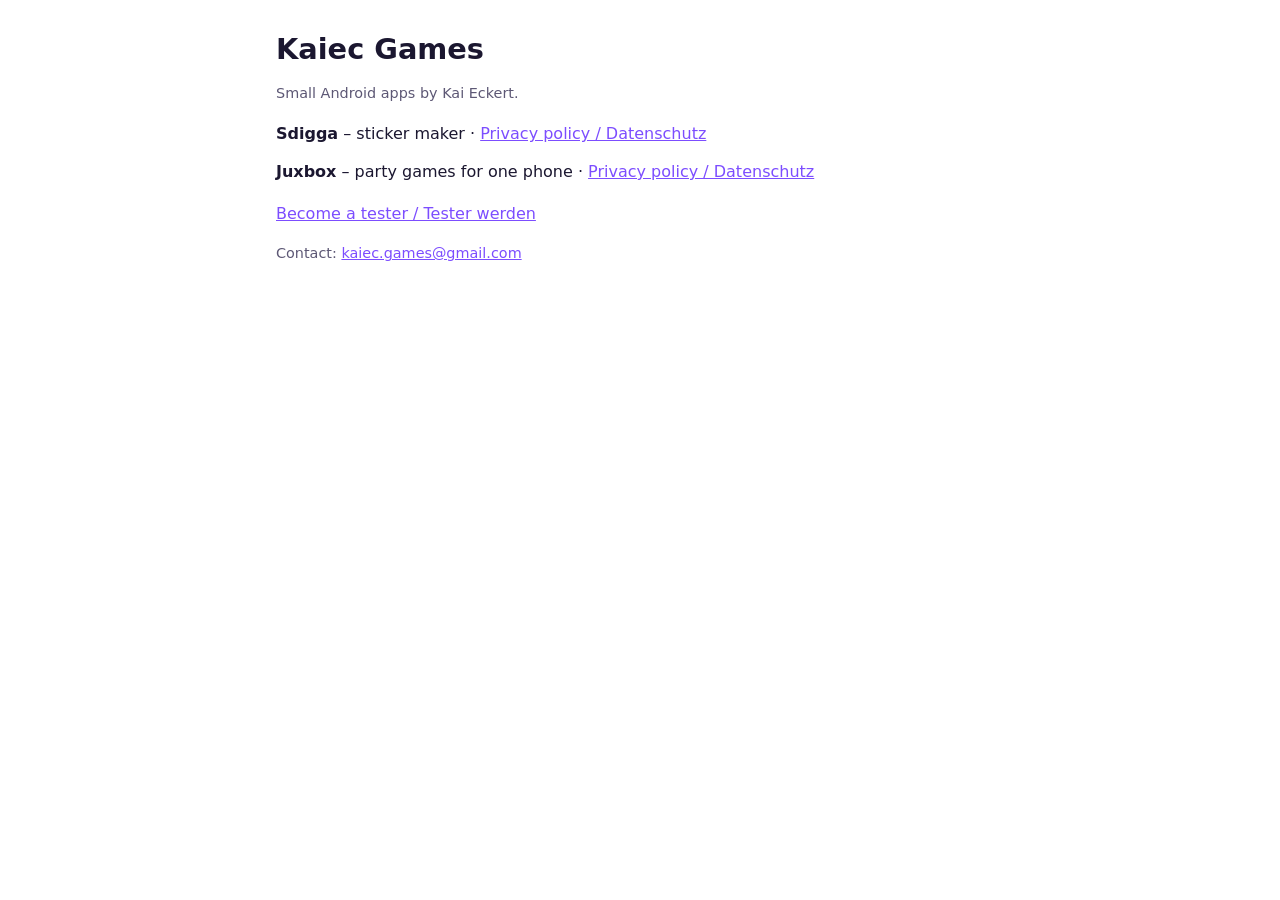
<file: index.html>
<!doctype html>
<html lang="en">
<head>
<meta charset="utf-8"><meta name="viewport" content="width=device-width, initial-scale=1">
<title>Kaiec Games</title>
<link rel="stylesheet" href="/style.css">
</head>
<body><main>
<h1>Kaiec Games</h1>
<p class="meta">Small Android apps by Kai Eckert.</p>
<ul class="apps">
  <li><strong>Sdigga</strong> – sticker maker · <a href="/sdigga/privacy/">Privacy policy / Datenschutz</a></li>
  <li><strong>Juxbox</strong> – party games for one phone · <a href="/juxbox/privacy/">Privacy policy / Datenschutz</a></li>
</ul>
<p><a href="/tests/">Become a tester / Tester werden</a></p>
<footer>Contact: <a href="mailto:kaiec.games@gmail.com">kaiec.games@gmail.com</a></footer>
</main></body>
</html>
</file>
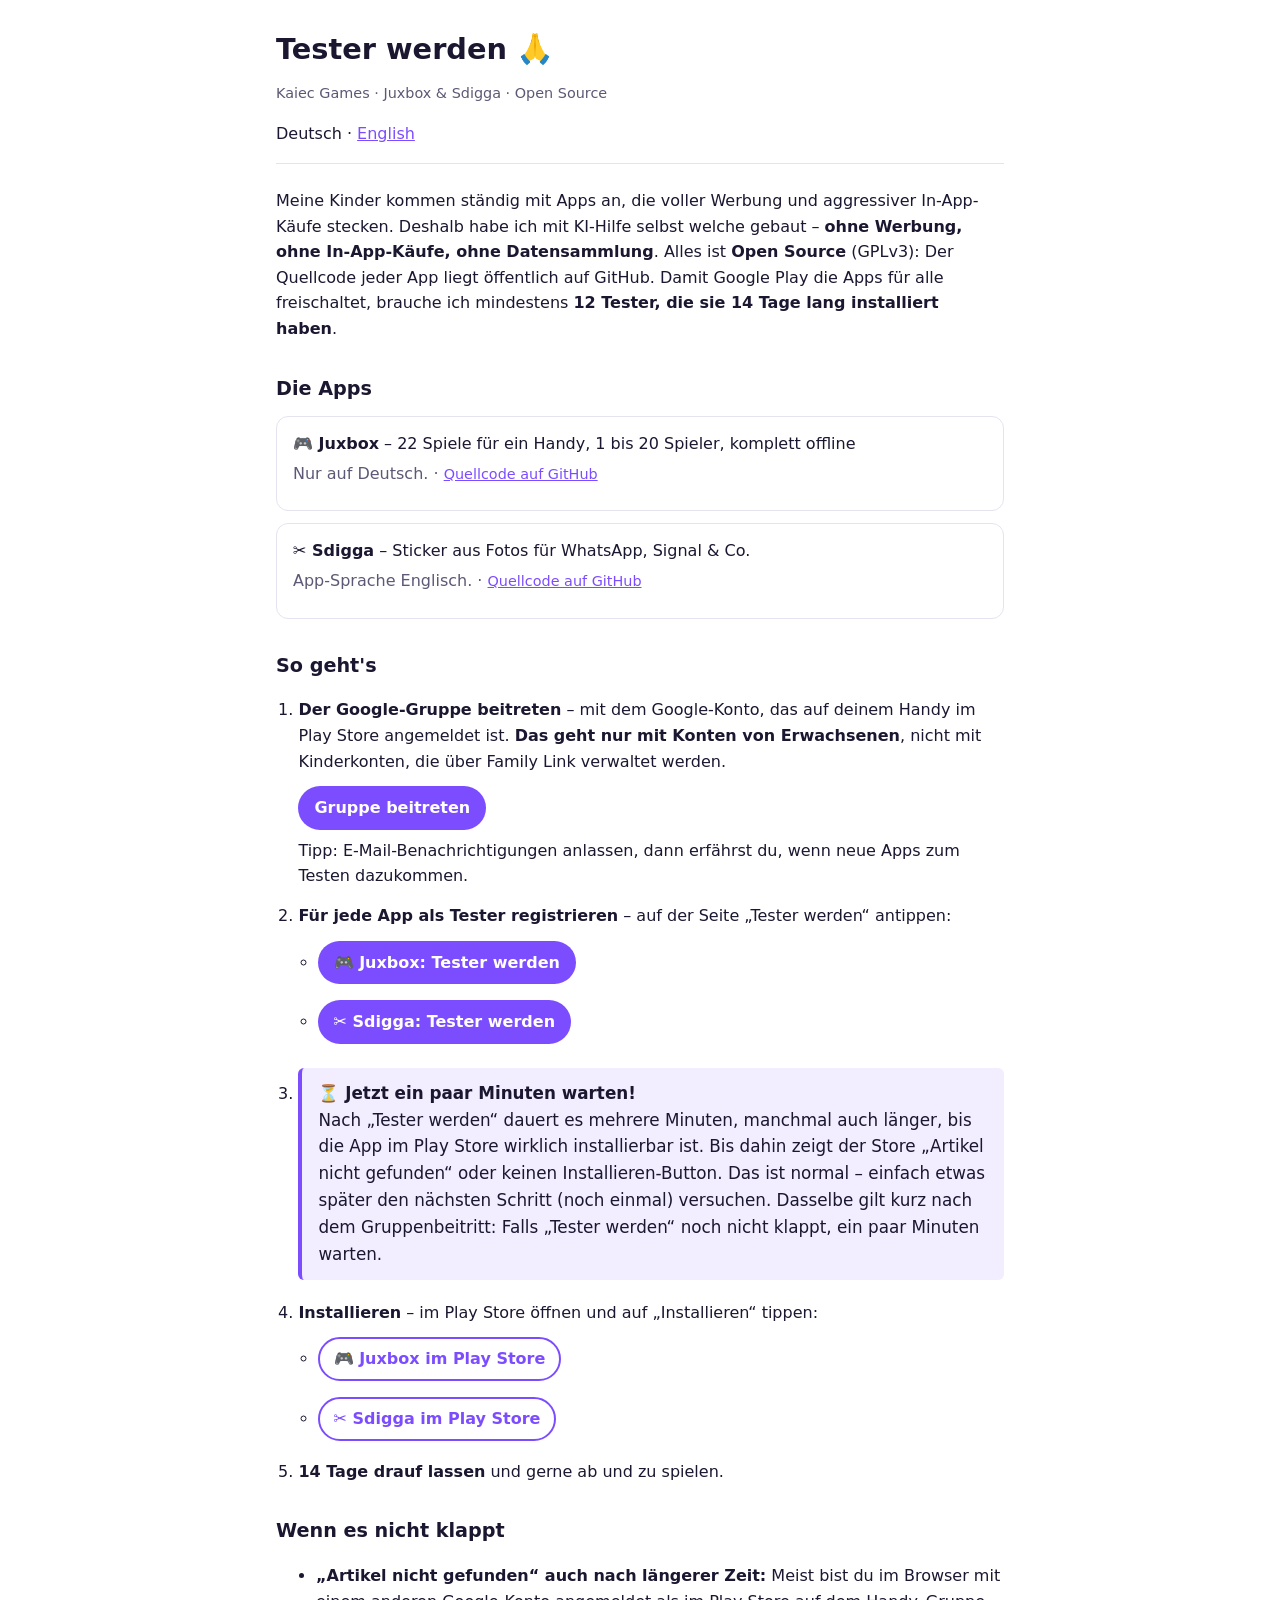
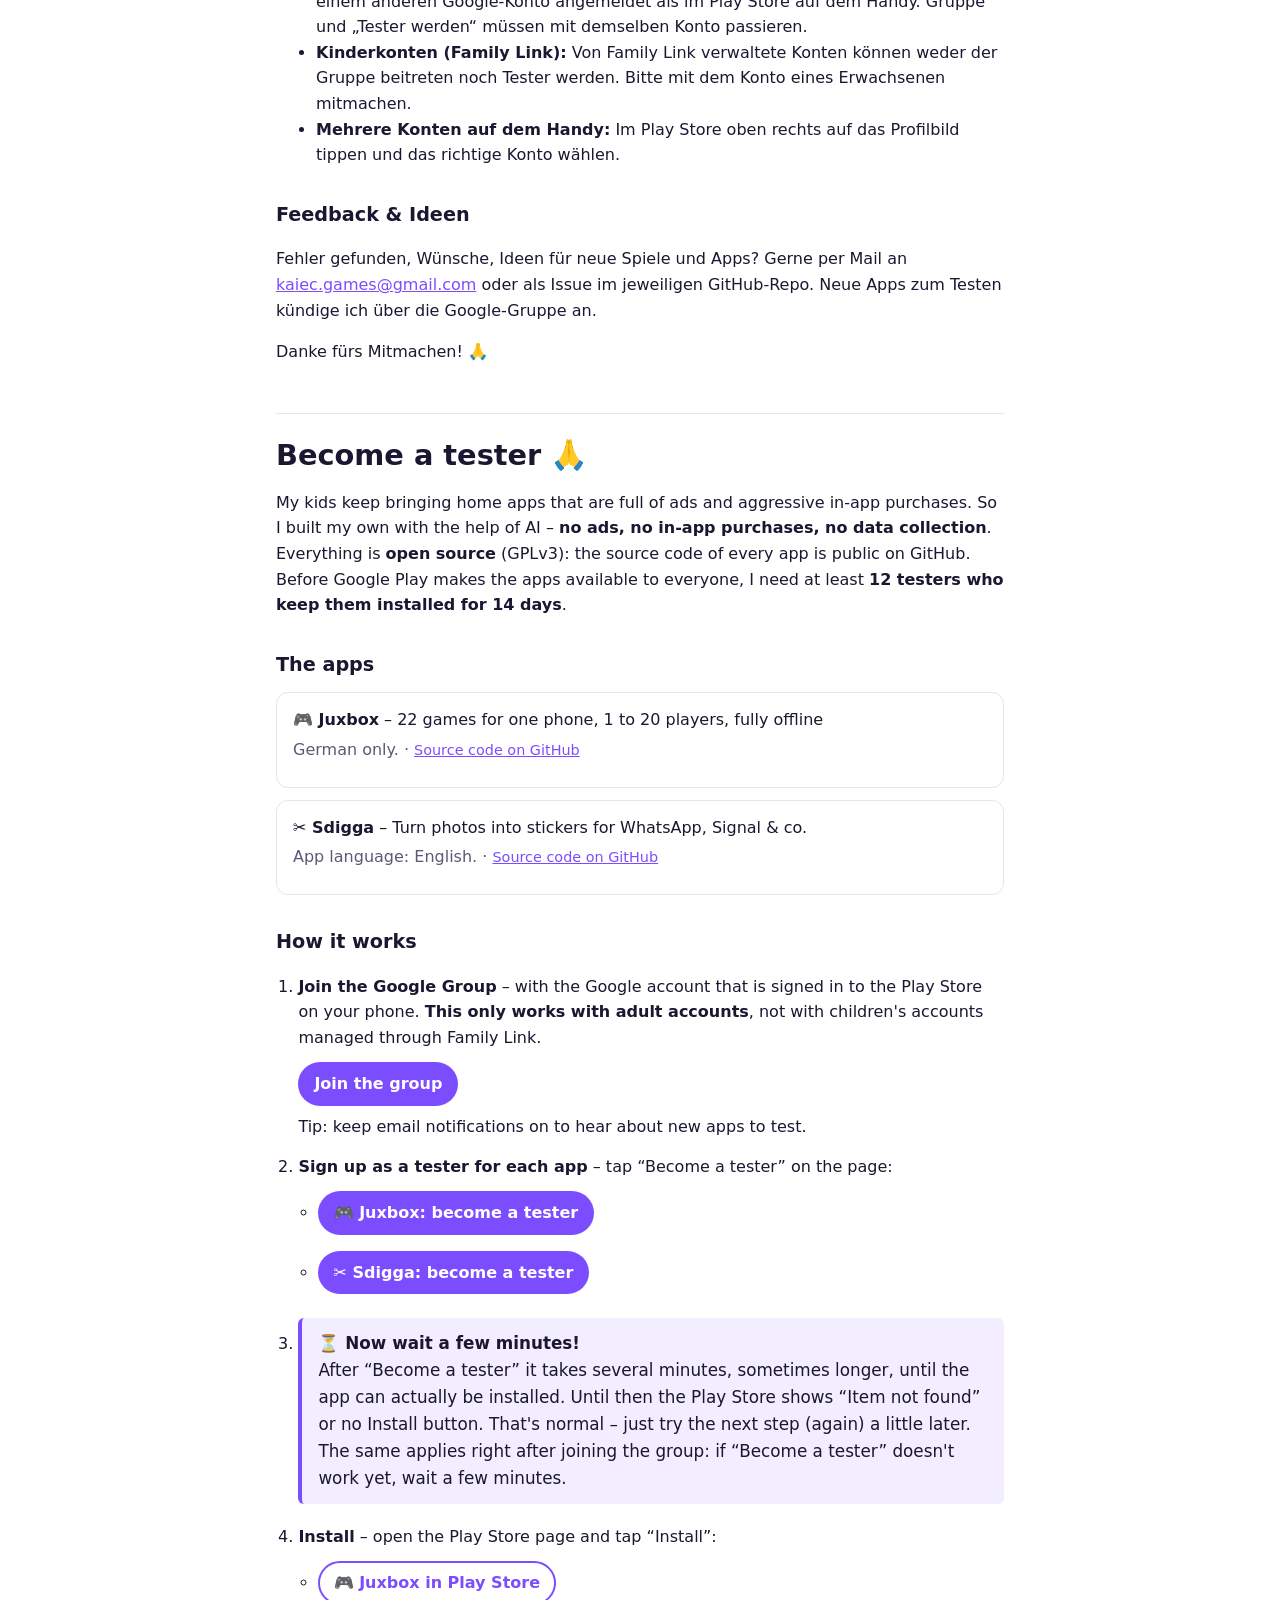
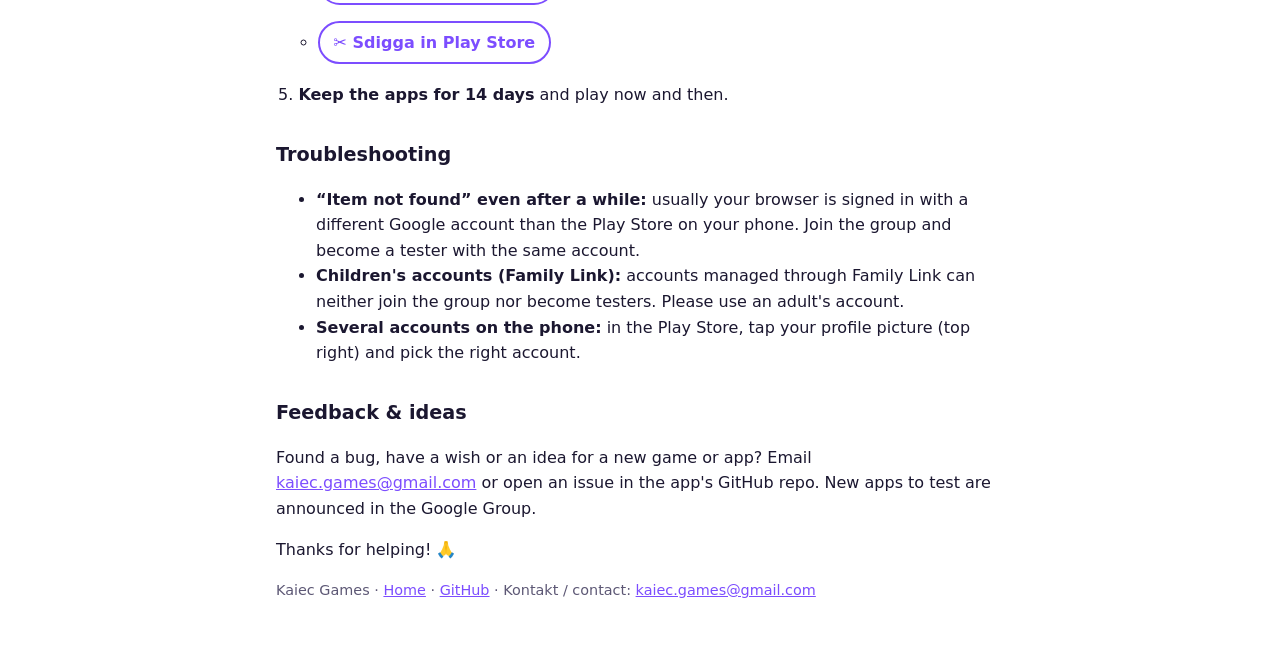
<file: tests/index.html>
<!doctype html>
<html lang="de">
<head>
<meta charset="utf-8"><meta name="viewport" content="width=device-width, initial-scale=1">
<title>Tester werden – Kaiec Games</title>
<meta name="description" content="Hilf beim Testen von Juxbox und Sdigga auf Google Play.">
<link rel="stylesheet" href="/style.css">
</head>
<body><main>
<h1>Tester werden 🙏</h1>
<p class="meta">Kaiec Games · Juxbox &amp; Sdigga · Open Source</p>
<nav class="lang">Deutsch · <a href="#en">English</a></nav>

<section id="de" lang="de">

<p>Meine Kinder kommen ständig mit Apps an, die voller Werbung und aggressiver In-App-Käufe stecken. Deshalb habe ich mit KI-Hilfe selbst welche gebaut – <strong>ohne Werbung, ohne In-App-Käufe, ohne Datensammlung</strong>. Alles ist <strong>Open Source</strong> (GPLv3): Der Quellcode jeder App liegt öffentlich auf GitHub. Damit Google Play die Apps für alle freischaltet, brauche ich mindestens <strong>12 Tester, die sie 14 Tage lang installiert haben</strong>.</p>

<h2>Die Apps</h2>
<div class="app">
  <strong>🎮 Juxbox</strong> – 22 Spiele für ein Handy, 1 bis 20 Spieler, komplett offline
  <p>Nur auf Deutsch. · <a class="src" href="https://github.com/Kaiec-Games/juxbox">Quellcode auf GitHub</a></p>
</div>
<div class="app">
  <strong>✂️ Sdigga</strong> – Sticker aus Fotos für WhatsApp, Signal &amp; Co.
  <p>App-Sprache Englisch. · <a class="src" href="https://github.com/Kaiec-Games/sdigga">Quellcode auf GitHub</a></p>
</div>

<h2>So geht's</h2>
<ol class="steps">
  <li><strong>Der Google-Gruppe beitreten</strong> – mit dem Google-Konto, das auf deinem Handy im Play Store angemeldet ist. <strong>Das geht nur mit Konten von Erwachsenen</strong>, nicht mit Kinderkonten, die über Family Link verwaltet werden.
    <div class="step-btns"><a class="btn" href="https://groups.google.com/g/kaiec-games-tester">Gruppe beitreten</a></div>
    Tipp: E-Mail-Benachrichtigungen anlassen, dann erfährst du, wenn neue Apps zum Testen dazukommen.</li>
  <li><strong>Für jede App als Tester registrieren</strong> – auf der Seite „Tester werden“ antippen:
    <ul class="links"><li><a class="btn" href="https://play.google.com/apps/testing/com.kaiec.juxbox">🎮 Juxbox: Tester werden</a></li><li><a class="btn" href="https://play.google.com/apps/testing/com.kaiec.stickerapp">✂️ Sdigga: Tester werden</a></li></ul></li>
  <li><div class="note wait"><strong>⏳ Jetzt ein paar Minuten warten!</strong><br>Nach „Tester werden“ dauert es mehrere Minuten, manchmal auch länger, bis die App im Play Store wirklich installierbar ist. Bis dahin zeigt der Store „Artikel nicht gefunden“ oder keinen Installieren-Button. Das ist normal – einfach etwas später den nächsten Schritt (noch einmal) versuchen. Dasselbe gilt kurz nach dem Gruppenbeitritt: Falls „Tester werden“ noch nicht klappt, ein paar Minuten warten.</div></li>
  <li><strong>Installieren</strong> – im Play Store öffnen und auf „Installieren“ tippen:
    <ul class="links"><li><a class="btn alt" href="https://play.google.com/store/apps/details?id=com.kaiec.juxbox">🎮 Juxbox im Play Store</a></li><li><a class="btn alt" href="https://play.google.com/store/apps/details?id=com.kaiec.stickerapp">✂️ Sdigga im Play Store</a></li></ul></li>
  <li><strong>14 Tage drauf lassen</strong> und gerne ab und zu spielen.</li>
</ol>

<h2>Wenn es nicht klappt</h2>
<ul>
  <li><strong>„Artikel nicht gefunden“ auch nach längerer Zeit:</strong> Meist bist du im Browser mit einem anderen Google-Konto angemeldet als im Play Store auf dem Handy. Gruppe und „Tester werden“ müssen mit demselben Konto passieren.</li>
  <li><strong>Kinderkonten (Family Link):</strong> Von Family Link verwaltete Konten können weder der Gruppe beitreten noch Tester werden. Bitte mit dem Konto eines Erwachsenen mitmachen.</li>
  <li><strong>Mehrere Konten auf dem Handy:</strong> Im Play Store oben rechts auf das Profilbild tippen und das richtige Konto wählen.</li>
</ul>

<h2>Feedback &amp; Ideen</h2>
<p>Fehler gefunden, Wünsche, Ideen für neue Spiele und Apps? Gerne per Mail an <a href="mailto:kaiec.games@gmail.com">kaiec.games@gmail.com</a> oder als Issue im jeweiligen GitHub-Repo. Neue Apps zum Testen kündige ich über die Google-Gruppe an.</p>
<p>Danke fürs Mitmachen! 🙏</p>
</section>

<section id="en" lang="en">
<h1>Become a tester 🙏</h1>
<p>My kids keep bringing home apps that are full of ads and aggressive in-app purchases. So I built my own with the help of AI – <strong>no ads, no in-app purchases, no data collection</strong>. Everything is <strong>open source</strong> (GPLv3): the source code of every app is public on GitHub. Before Google Play makes the apps available to everyone, I need at least <strong>12 testers who keep them installed for 14 days</strong>.</p>

<h2>The apps</h2>
<div class="app">
  <strong>🎮 Juxbox</strong> – 22 games for one phone, 1 to 20 players, fully offline
  <p>German only. · <a class="src" href="https://github.com/Kaiec-Games/juxbox">Source code on GitHub</a></p>
</div>
<div class="app">
  <strong>✂️ Sdigga</strong> – Turn photos into stickers for WhatsApp, Signal &amp; co.
  <p>App language: English. · <a class="src" href="https://github.com/Kaiec-Games/sdigga">Source code on GitHub</a></p>
</div>

<h2>How it works</h2>
<ol class="steps">
  <li><strong>Join the Google Group</strong> – with the Google account that is signed in to the Play Store on your phone. <strong>This only works with adult accounts</strong>, not with children's accounts managed through Family Link.
    <div class="step-btns"><a class="btn" href="https://groups.google.com/g/kaiec-games-tester">Join the group</a></div>
    Tip: keep email notifications on to hear about new apps to test.</li>
  <li><strong>Sign up as a tester for each app</strong> – tap “Become a tester” on the page:
    <ul class="links"><li><a class="btn" href="https://play.google.com/apps/testing/com.kaiec.juxbox">🎮 Juxbox: become a tester</a></li><li><a class="btn" href="https://play.google.com/apps/testing/com.kaiec.stickerapp">✂️ Sdigga: become a tester</a></li></ul></li>
  <li><div class="note wait"><strong>⏳ Now wait a few minutes!</strong><br>After “Become a tester” it takes several minutes, sometimes longer, until the app can actually be installed. Until then the Play Store shows “Item not found” or no Install button. That's normal – just try the next step (again) a little later. The same applies right after joining the group: if “Become a tester” doesn't work yet, wait a few minutes.</div></li>
  <li><strong>Install</strong> – open the Play Store page and tap “Install”:
    <ul class="links"><li><a class="btn alt" href="https://play.google.com/store/apps/details?id=com.kaiec.juxbox">🎮 Juxbox in Play Store</a></li><li><a class="btn alt" href="https://play.google.com/store/apps/details?id=com.kaiec.stickerapp">✂️ Sdigga in Play Store</a></li></ul></li>
  <li><strong>Keep the apps for 14 days</strong> and play now and then.</li>
</ol>

<h2>Troubleshooting</h2>
<ul>
  <li><strong>“Item not found” even after a while:</strong> usually your browser is signed in with a different Google account than the Play Store on your phone. Join the group and become a tester with the same account.</li>
  <li><strong>Children's accounts (Family Link):</strong> accounts managed through Family Link can neither join the group nor become testers. Please use an adult's account.</li>
  <li><strong>Several accounts on the phone:</strong> in the Play Store, tap your profile picture (top right) and pick the right account.</li>
</ul>

<h2>Feedback &amp; ideas</h2>
<p>Found a bug, have a wish or an idea for a new game or app? Email <a href="mailto:kaiec.games@gmail.com">kaiec.games@gmail.com</a> or open an issue in the app's GitHub repo. New apps to test are announced in the Google Group.</p>
<p>Thanks for helping! 🙏</p>
</section>

<footer>Kaiec Games · <a href="/">Home</a> · <a href="https://github.com/Kaiec-Games">GitHub</a> · Kontakt / contact: <a href="mailto:kaiec.games@gmail.com">kaiec.games@gmail.com</a></footer>
</main></body>
</html>
</file>
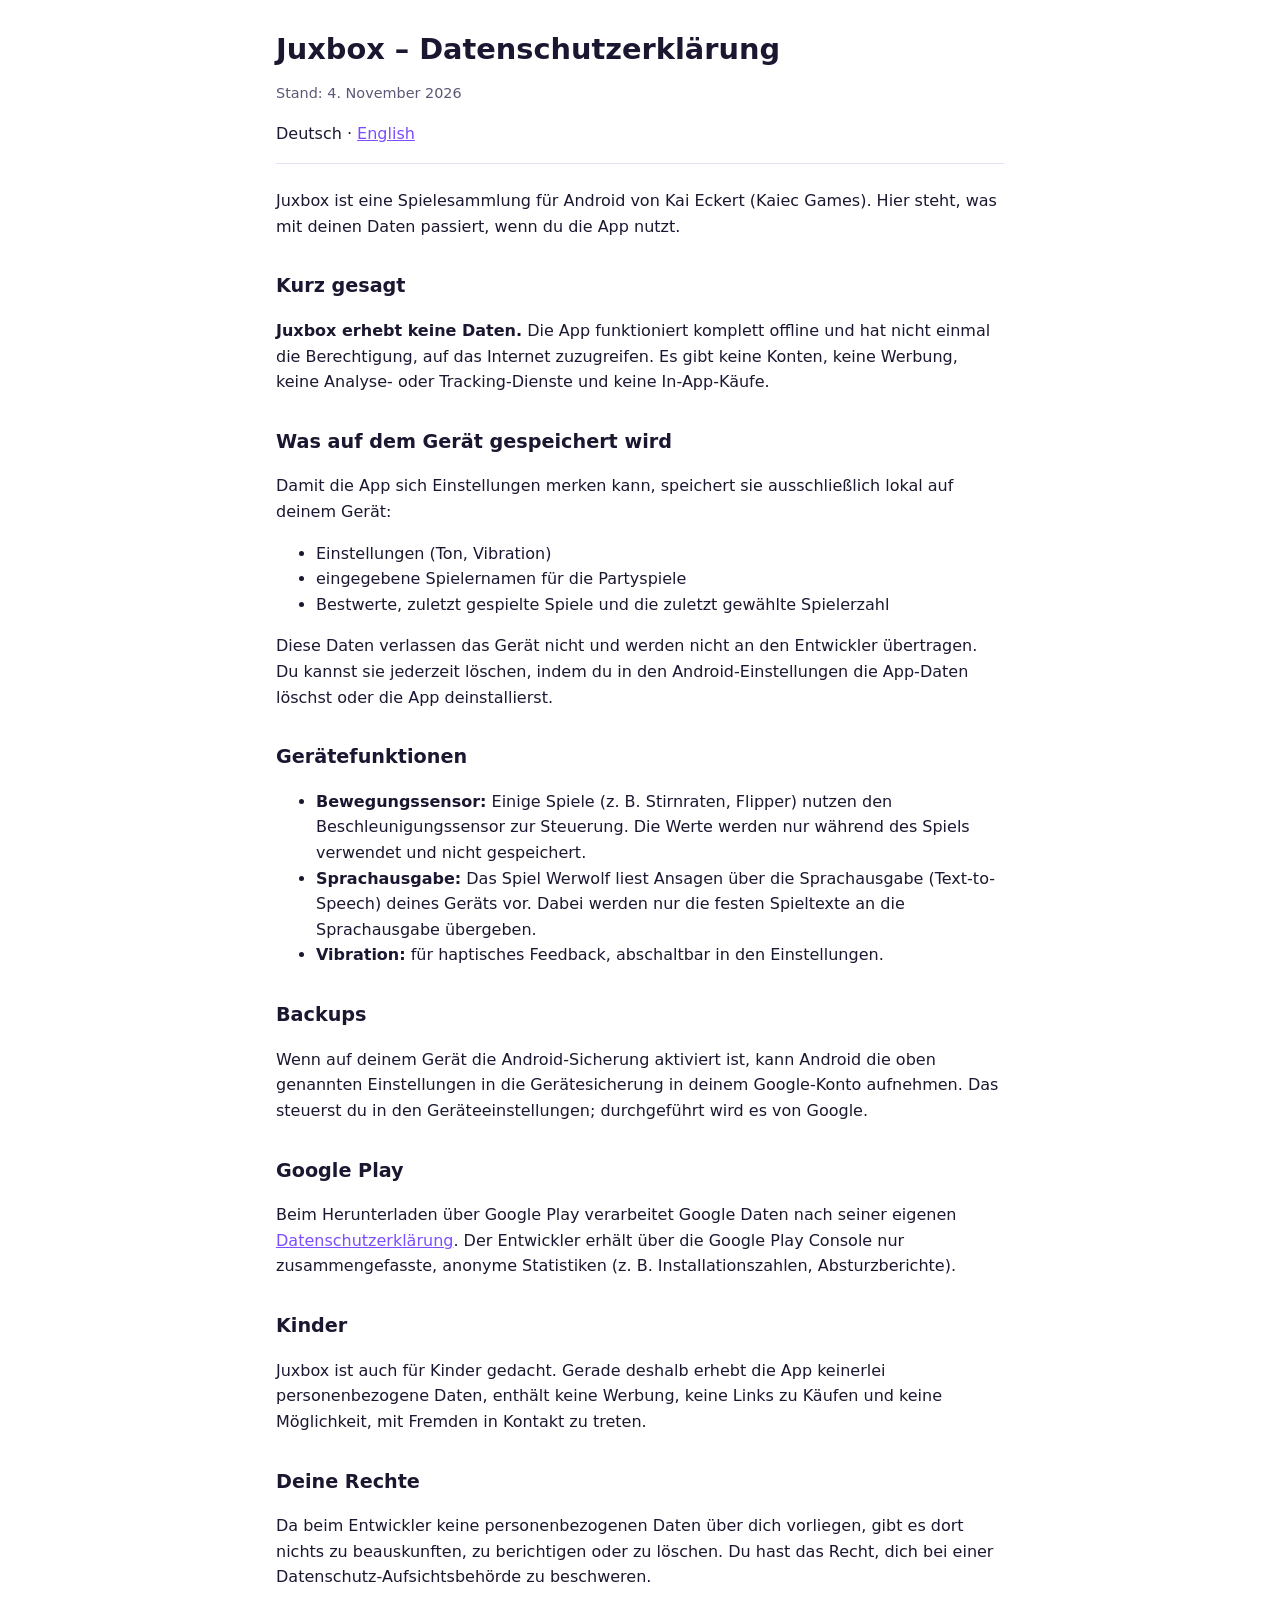
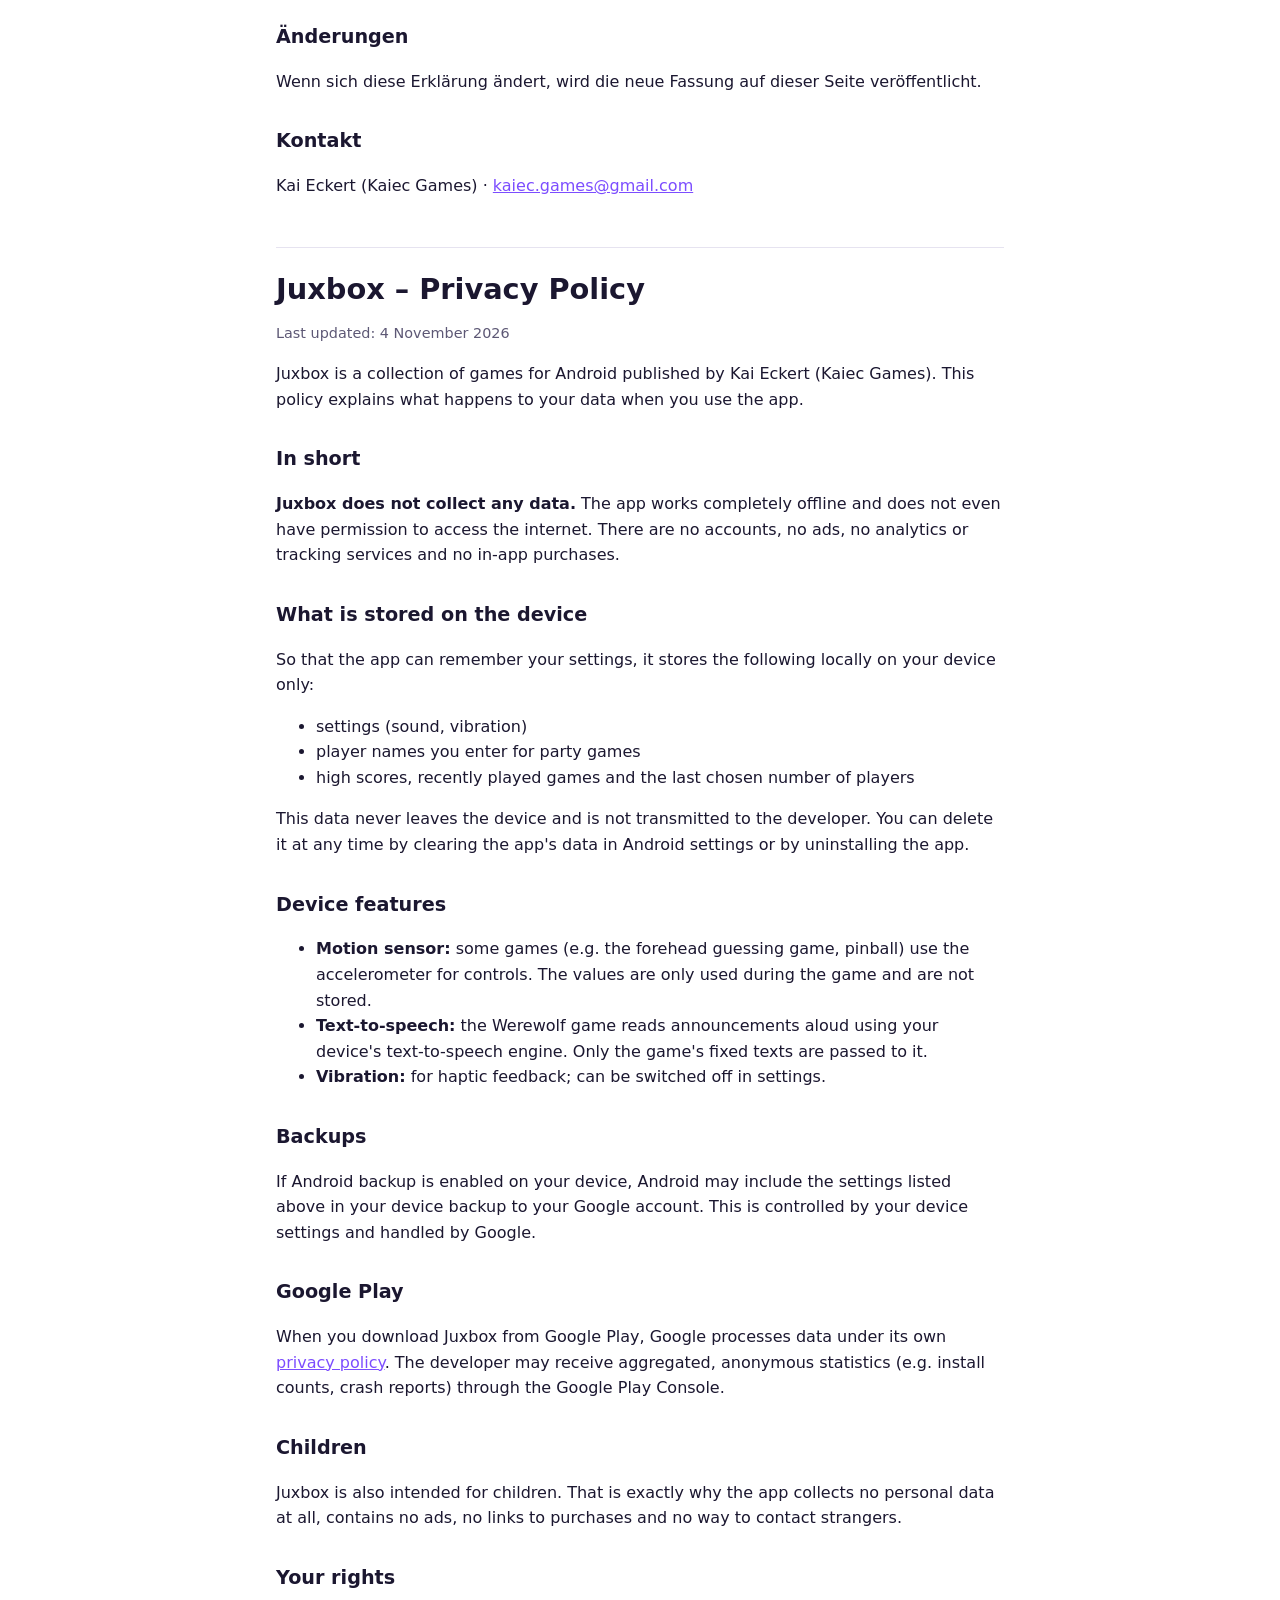
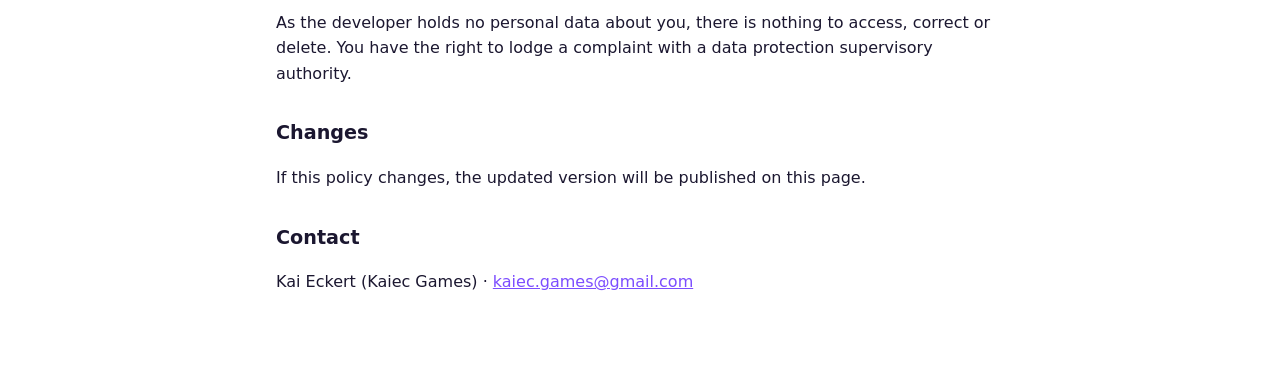
<file: juxbox/privacy/index.html>
<!doctype html>
<html lang="de">
<head>
<meta charset="utf-8"><meta name="viewport" content="width=device-width, initial-scale=1">
<title>Juxbox Datenschutz</title>
<link rel="stylesheet" href="/style.css">
</head>
<body><main>
<h1>Juxbox – Datenschutzerklärung</h1>
<p class="meta">Stand: 4. November 2026</p>
<nav class="lang">Deutsch · <a href="#en">English</a></nav>

<section id="de" lang="de">
<p>Juxbox ist eine Spielesammlung für Android von Kai Eckert (Kaiec Games). Hier steht, was mit deinen Daten passiert, wenn du die App nutzt.</p>

<h2>Kurz gesagt</h2>
<p><strong>Juxbox erhebt keine Daten.</strong> Die App funktioniert komplett offline und hat nicht einmal die Berechtigung, auf das Internet zuzugreifen. Es gibt keine Konten, keine Werbung, keine Analyse- oder Tracking-Dienste und keine In-App-Käufe.</p>

<h2>Was auf dem Gerät gespeichert wird</h2>
<p>Damit die App sich Einstellungen merken kann, speichert sie ausschließlich lokal auf deinem Gerät:</p>
<ul>
  <li>Einstellungen (Ton, Vibration)</li>
  <li>eingegebene Spielernamen für die Partyspiele</li>
  <li>Bestwerte, zuletzt gespielte Spiele und die zuletzt gewählte Spielerzahl</li>
</ul>
<p>Diese Daten verlassen das Gerät nicht und werden nicht an den Entwickler übertragen. Du kannst sie jederzeit löschen, indem du in den Android-Einstellungen die App-Daten löschst oder die App deinstallierst.</p>

<h2>Gerätefunktionen</h2>
<ul>
  <li><strong>Bewegungssensor:</strong> Einige Spiele (z. B. Stirnraten, Flipper) nutzen den Beschleunigungssensor zur Steuerung. Die Werte werden nur während des Spiels verwendet und nicht gespeichert.</li>
  <li><strong>Sprachausgabe:</strong> Das Spiel Werwolf liest Ansagen über die Sprachausgabe (Text-to-Speech) deines Geräts vor. Dabei werden nur die festen Spieltexte an die Sprachausgabe übergeben.</li>
  <li><strong>Vibration:</strong> für haptisches Feedback, abschaltbar in den Einstellungen.</li>
</ul>

<h2>Backups</h2>
<p>Wenn auf deinem Gerät die Android-Sicherung aktiviert ist, kann Android die oben genannten Einstellungen in die Gerätesicherung in deinem Google-Konto aufnehmen. Das steuerst du in den Geräteeinstellungen; durchgeführt wird es von Google.</p>

<h2>Google Play</h2>
<p>Beim Herunterladen über Google Play verarbeitet Google Daten nach seiner eigenen <a href="https://policies.google.com/privacy?hl=de">Datenschutzerklärung</a>. Der Entwickler erhält über die Google Play Console nur zusammengefasste, anonyme Statistiken (z. B. Installationszahlen, Absturzberichte).</p>

<h2>Kinder</h2>
<p>Juxbox ist auch für Kinder gedacht. Gerade deshalb erhebt die App keinerlei personenbezogene Daten, enthält keine Werbung, keine Links zu Käufen und keine Möglichkeit, mit Fremden in Kontakt zu treten.</p>

<h2>Deine Rechte</h2>
<p>Da beim Entwickler keine personenbezogenen Daten über dich vorliegen, gibt es dort nichts zu beauskunften, zu berichtigen oder zu löschen. Du hast das Recht, dich bei einer Datenschutz-Aufsichtsbehörde zu beschweren.</p>

<h2>Änderungen</h2>
<p>Wenn sich diese Erklärung ändert, wird die neue Fassung auf dieser Seite veröffentlicht.</p>

<h2>Kontakt</h2>
<p>Kai Eckert (Kaiec Games) · <a href="mailto:kaiec.games@gmail.com">kaiec.games@gmail.com</a></p>
</section>

<section id="en" lang="en">
<h1>Juxbox – Privacy Policy</h1>
<p class="meta">Last updated: 4 November 2026</p>
<p>Juxbox is a collection of games for Android published by Kai Eckert (Kaiec Games). This policy explains what happens to your data when you use the app.</p>

<h2>In short</h2>
<p><strong>Juxbox does not collect any data.</strong> The app works completely offline and does not even have permission to access the internet. There are no accounts, no ads, no analytics or tracking services and no in-app purchases.</p>

<h2>What is stored on the device</h2>
<p>So that the app can remember your settings, it stores the following locally on your device only:</p>
<ul>
  <li>settings (sound, vibration)</li>
  <li>player names you enter for party games</li>
  <li>high scores, recently played games and the last chosen number of players</li>
</ul>
<p>This data never leaves the device and is not transmitted to the developer. You can delete it at any time by clearing the app's data in Android settings or by uninstalling the app.</p>

<h2>Device features</h2>
<ul>
  <li><strong>Motion sensor:</strong> some games (e.g. the forehead guessing game, pinball) use the accelerometer for controls. The values are only used during the game and are not stored.</li>
  <li><strong>Text-to-speech:</strong> the Werewolf game reads announcements aloud using your device's text-to-speech engine. Only the game's fixed texts are passed to it.</li>
  <li><strong>Vibration:</strong> for haptic feedback; can be switched off in settings.</li>
</ul>

<h2>Backups</h2>
<p>If Android backup is enabled on your device, Android may include the settings listed above in your device backup to your Google account. This is controlled by your device settings and handled by Google.</p>

<h2>Google Play</h2>
<p>When you download Juxbox from Google Play, Google processes data under its own <a href="https://policies.google.com/privacy">privacy policy</a>. The developer may receive aggregated, anonymous statistics (e.g. install counts, crash reports) through the Google Play Console.</p>

<h2>Children</h2>
<p>Juxbox is also intended for children. That is exactly why the app collects no personal data at all, contains no ads, no links to purchases and no way to contact strangers.</p>

<h2>Your rights</h2>
<p>As the developer holds no personal data about you, there is nothing to access, correct or delete. You have the right to lodge a complaint with a data protection supervisory authority.</p>

<h2>Changes</h2>
<p>If this policy changes, the updated version will be published on this page.</p>

<h2>Contact</h2>
<p>Kai Eckert (Kaiec Games) · <a href="mailto:kaiec.games@gmail.com">kaiec.games@gmail.com</a></p>
</section>
</main></body>
</html>
</file>
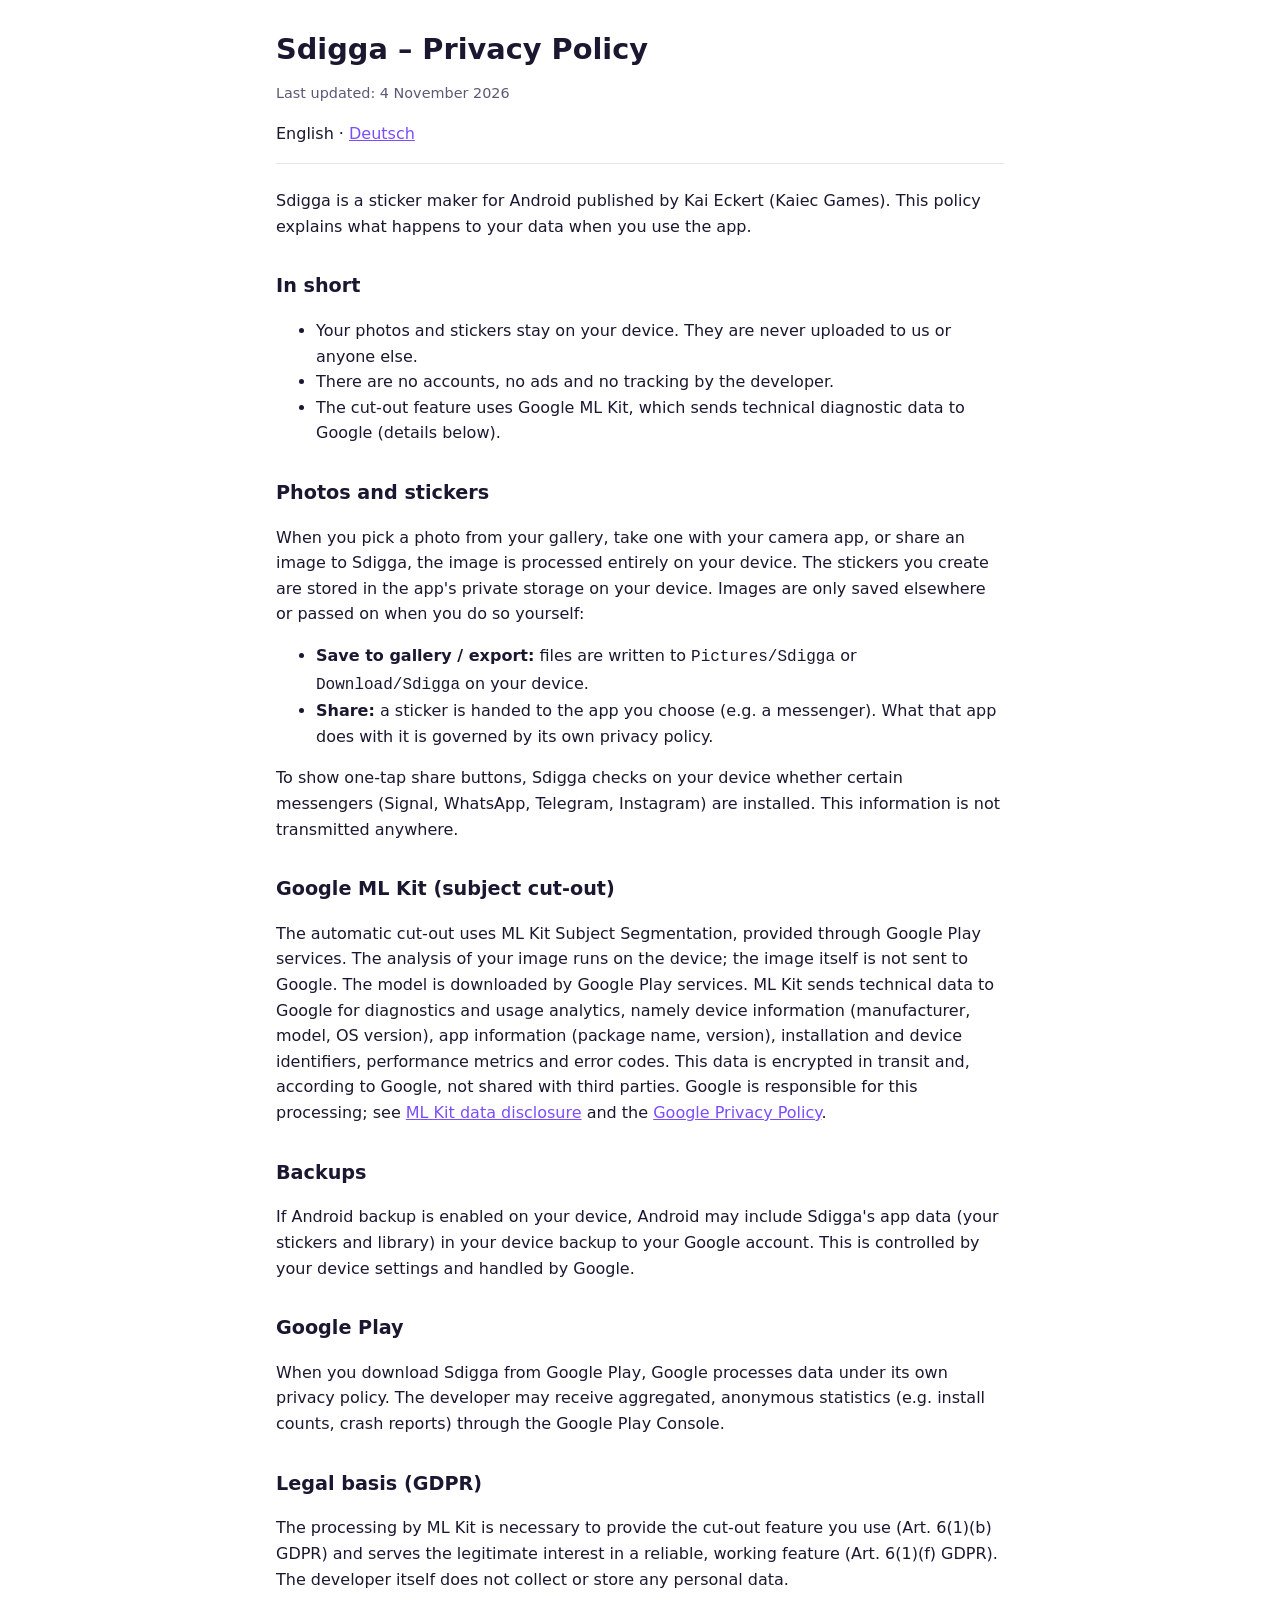
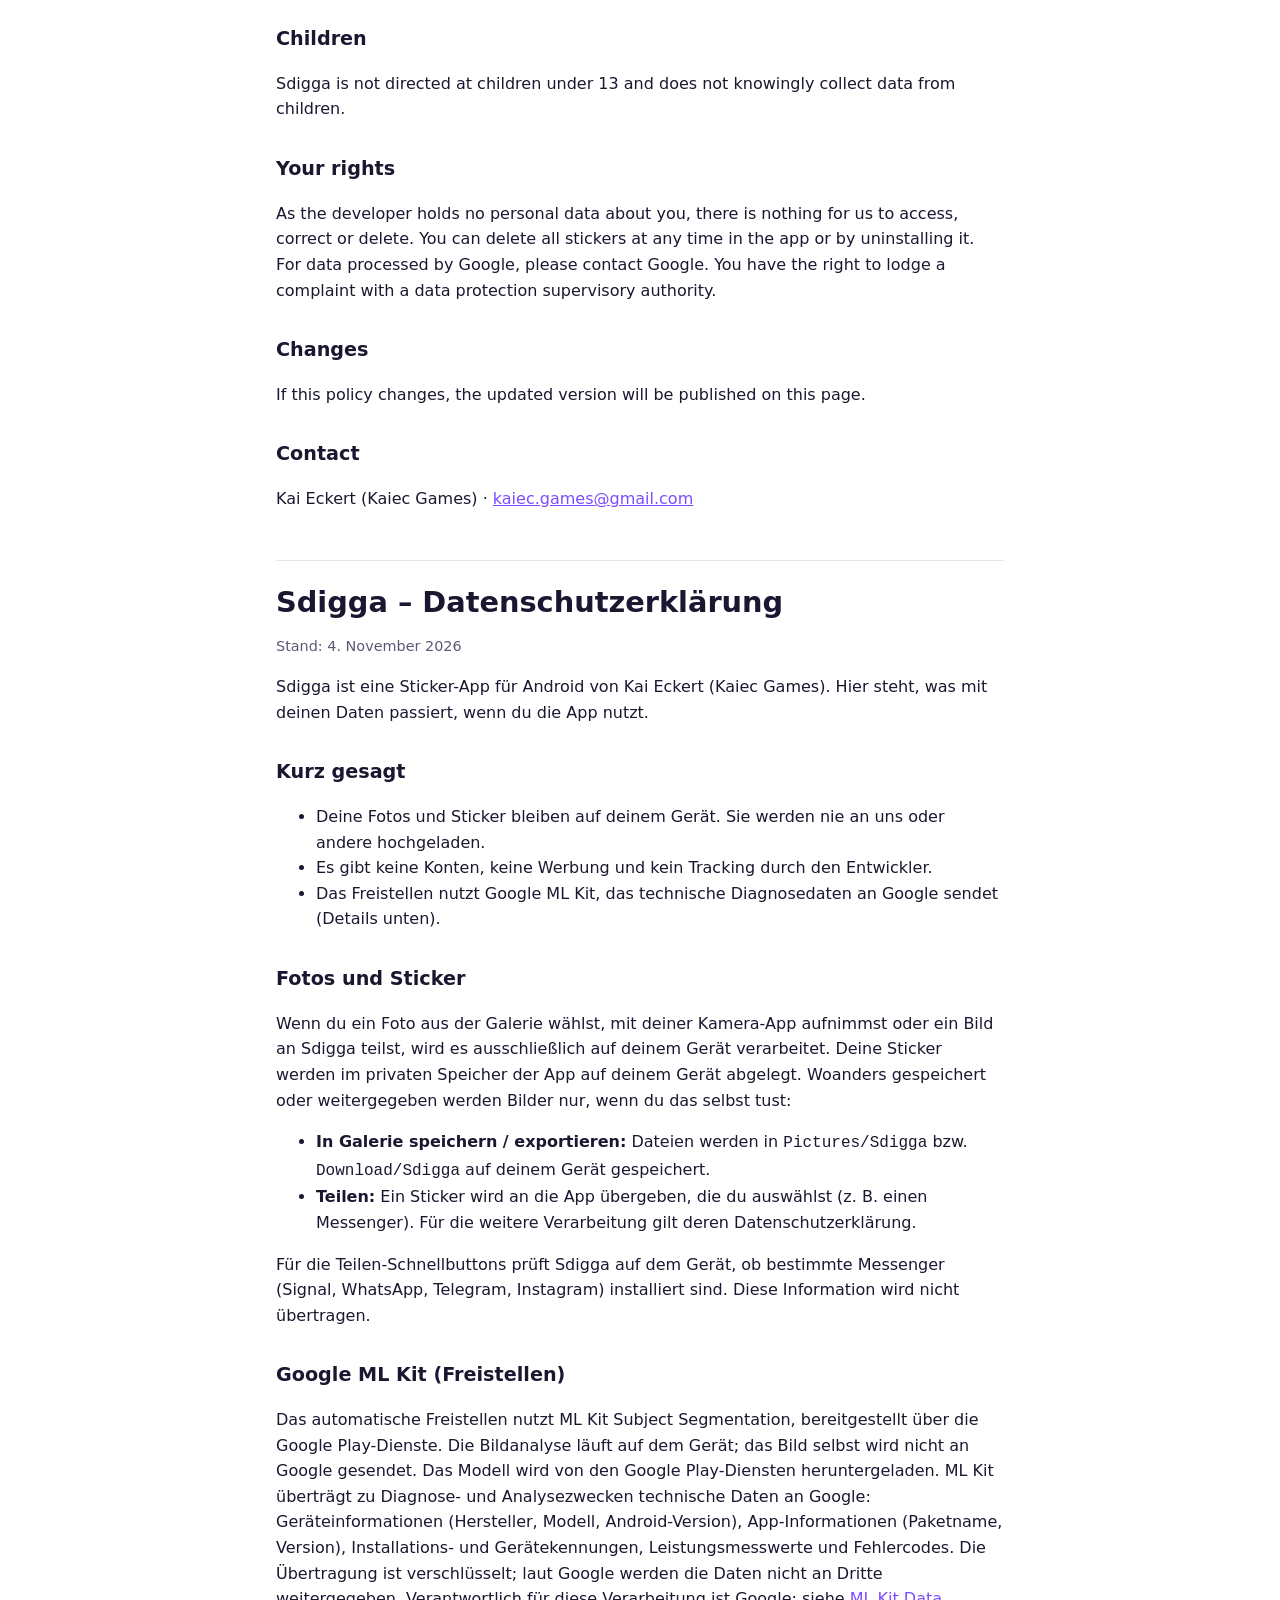
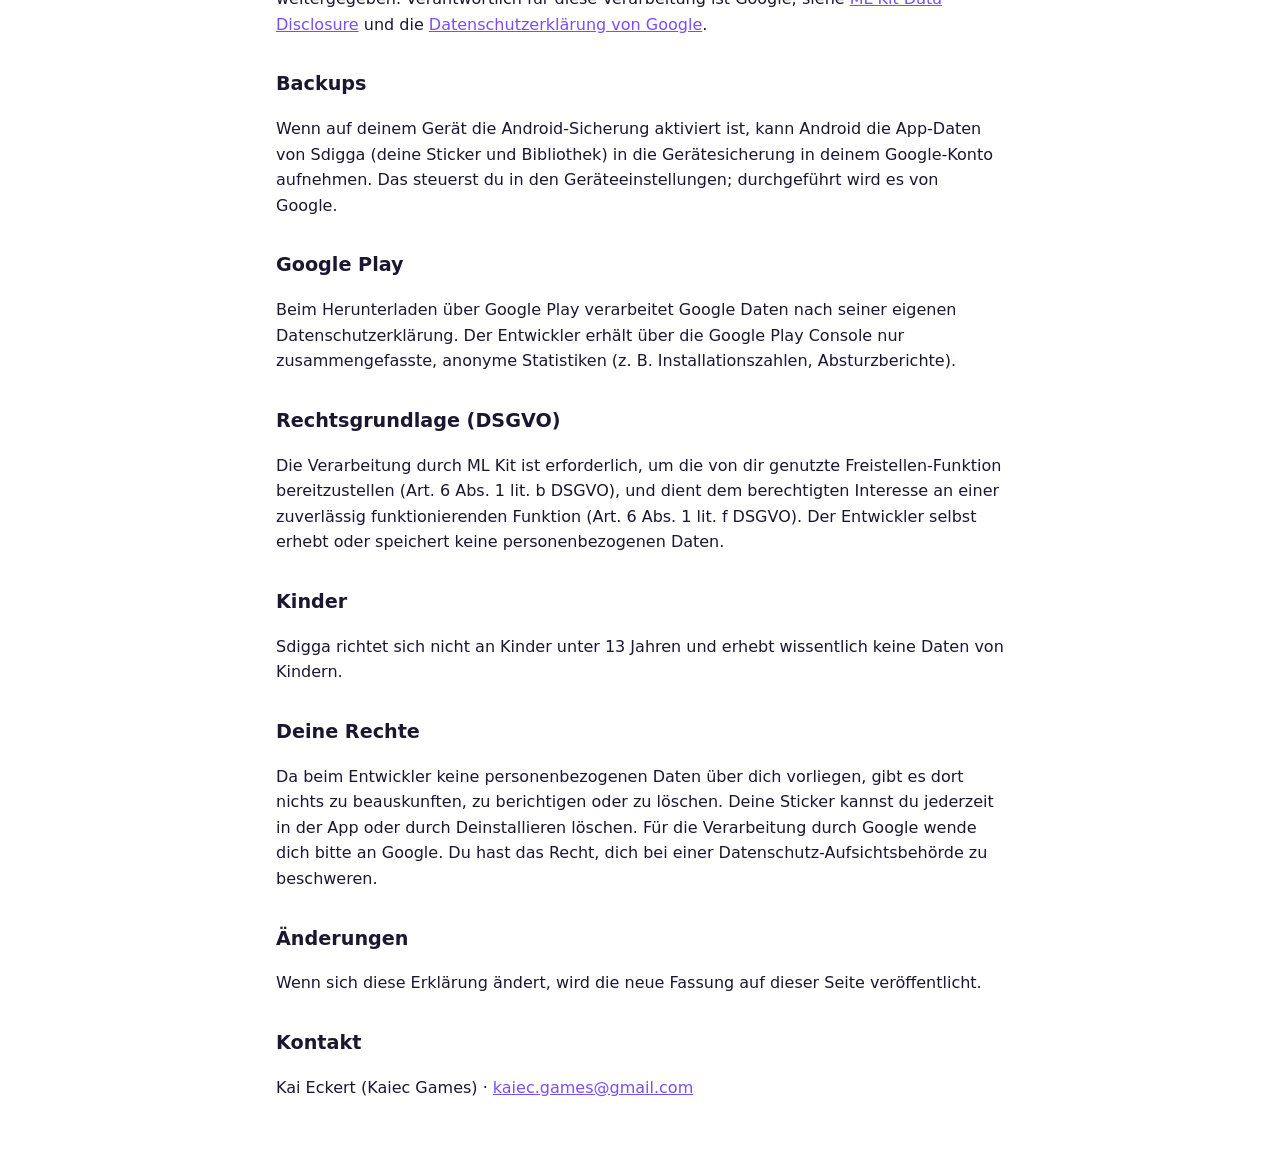
<file: sdigga/privacy/index.html>
<!doctype html>
<html lang="en">
<head>
<meta charset="utf-8"><meta name="viewport" content="width=device-width, initial-scale=1">
<title>Sdigga Privacy Policy</title>
<link rel="stylesheet" href="/style.css">
</head>
<body><main>
<h1>Sdigga – Privacy Policy</h1>
<p class="meta">Last updated: 4 November 2026</p>
<nav class="lang">English · <a href="#de">Deutsch</a></nav>

<section id="en" lang="en">
<p>Sdigga is a sticker maker for Android published by Kai Eckert (Kaiec Games). This policy explains what happens to your data when you use the app.</p>

<h2>In short</h2>
<ul>
  <li>Your photos and stickers stay on your device. They are never uploaded to us or anyone else.</li>
  <li>There are no accounts, no ads and no tracking by the developer.</li>
  <li>The cut-out feature uses Google ML Kit, which sends technical diagnostic data to Google (details below).</li>
</ul>

<h2>Photos and stickers</h2>
<p>When you pick a photo from your gallery, take one with your camera app, or share an image to Sdigga, the image is processed entirely on your device. The stickers you create are stored in the app's private storage on your device. Images are only saved elsewhere or passed on when you do so yourself:</p>
<ul>
  <li><strong>Save to gallery / export:</strong> files are written to <code>Pictures/Sdigga</code> or <code>Download/Sdigga</code> on your device.</li>
  <li><strong>Share:</strong> a sticker is handed to the app you choose (e.g. a messenger). What that app does with it is governed by its own privacy policy.</li>
</ul>
<p>To show one-tap share buttons, Sdigga checks on your device whether certain messengers (Signal, WhatsApp, Telegram, Instagram) are installed. This information is not transmitted anywhere.</p>

<h2>Google ML Kit (subject cut-out)</h2>
<p>The automatic cut-out uses ML Kit Subject Segmentation, provided through Google Play services. The analysis of your image runs on the device; the image itself is not sent to Google. The model is downloaded by Google Play services. ML Kit sends technical data to Google for diagnostics and usage analytics, namely device information (manufacturer, model, OS version), app information (package name, version), installation and device identifiers, performance metrics and error codes. This data is encrypted in transit and, according to Google, not shared with third parties. Google is responsible for this processing; see <a href="https://developers.google.com/ml-kit/android-data-disclosure">ML Kit data disclosure</a> and the <a href="https://policies.google.com/privacy">Google Privacy Policy</a>.</p>

<h2>Backups</h2>
<p>If Android backup is enabled on your device, Android may include Sdigga's app data (your stickers and library) in your device backup to your Google account. This is controlled by your device settings and handled by Google.</p>

<h2>Google Play</h2>
<p>When you download Sdigga from Google Play, Google processes data under its own privacy policy. The developer may receive aggregated, anonymous statistics (e.g. install counts, crash reports) through the Google Play Console.</p>

<h2>Legal basis (GDPR)</h2>
<p>The processing by ML Kit is necessary to provide the cut-out feature you use (Art. 6(1)(b) GDPR) and serves the legitimate interest in a reliable, working feature (Art. 6(1)(f) GDPR). The developer itself does not collect or store any personal data.</p>

<h2>Children</h2>
<p>Sdigga is not directed at children under 13 and does not knowingly collect data from children.</p>

<h2>Your rights</h2>
<p>As the developer holds no personal data about you, there is nothing for us to access, correct or delete. You can delete all stickers at any time in the app or by uninstalling it. For data processed by Google, please contact Google. You have the right to lodge a complaint with a data protection supervisory authority.</p>

<h2>Changes</h2>
<p>If this policy changes, the updated version will be published on this page.</p>

<h2>Contact</h2>
<p>Kai Eckert (Kaiec Games) · <a href="mailto:kaiec.games@gmail.com">kaiec.games@gmail.com</a></p>
</section>

<section id="de" lang="de">
<h1>Sdigga – Datenschutzerklärung</h1>
<p class="meta">Stand: 4. November 2026</p>
<p>Sdigga ist eine Sticker-App für Android von Kai Eckert (Kaiec Games). Hier steht, was mit deinen Daten passiert, wenn du die App nutzt.</p>

<h2>Kurz gesagt</h2>
<ul>
  <li>Deine Fotos und Sticker bleiben auf deinem Gerät. Sie werden nie an uns oder andere hochgeladen.</li>
  <li>Es gibt keine Konten, keine Werbung und kein Tracking durch den Entwickler.</li>
  <li>Das Freistellen nutzt Google ML Kit, das technische Diagnosedaten an Google sendet (Details unten).</li>
</ul>

<h2>Fotos und Sticker</h2>
<p>Wenn du ein Foto aus der Galerie wählst, mit deiner Kamera-App aufnimmst oder ein Bild an Sdigga teilst, wird es ausschließlich auf deinem Gerät verarbeitet. Deine Sticker werden im privaten Speicher der App auf deinem Gerät abgelegt. Woanders gespeichert oder weitergegeben werden Bilder nur, wenn du das selbst tust:</p>
<ul>
  <li><strong>In Galerie speichern / exportieren:</strong> Dateien werden in <code>Pictures/Sdigga</code> bzw. <code>Download/Sdigga</code> auf deinem Gerät gespeichert.</li>
  <li><strong>Teilen:</strong> Ein Sticker wird an die App übergeben, die du auswählst (z. B. einen Messenger). Für die weitere Verarbeitung gilt deren Datenschutzerklärung.</li>
</ul>
<p>Für die Teilen-Schnellbuttons prüft Sdigga auf dem Gerät, ob bestimmte Messenger (Signal, WhatsApp, Telegram, Instagram) installiert sind. Diese Information wird nicht übertragen.</p>

<h2>Google ML Kit (Freistellen)</h2>
<p>Das automatische Freistellen nutzt ML Kit Subject Segmentation, bereitgestellt über die Google Play-Dienste. Die Bildanalyse läuft auf dem Gerät; das Bild selbst wird nicht an Google gesendet. Das Modell wird von den Google Play-Diensten heruntergeladen. ML Kit überträgt zu Diagnose- und Analysezwecken technische Daten an Google: Geräteinformationen (Hersteller, Modell, Android-Version), App-Informationen (Paketname, Version), Installations- und Gerätekennungen, Leistungsmesswerte und Fehlercodes. Die Übertragung ist verschlüsselt; laut Google werden die Daten nicht an Dritte weitergegeben. Verantwortlich für diese Verarbeitung ist Google; siehe <a href="https://developers.google.com/ml-kit/android-data-disclosure">ML Kit Data Disclosure</a> und die <a href="https://policies.google.com/privacy?hl=de">Datenschutzerklärung von Google</a>.</p>

<h2>Backups</h2>
<p>Wenn auf deinem Gerät die Android-Sicherung aktiviert ist, kann Android die App-Daten von Sdigga (deine Sticker und Bibliothek) in die Gerätesicherung in deinem Google-Konto aufnehmen. Das steuerst du in den Geräteeinstellungen; durchgeführt wird es von Google.</p>

<h2>Google Play</h2>
<p>Beim Herunterladen über Google Play verarbeitet Google Daten nach seiner eigenen Datenschutzerklärung. Der Entwickler erhält über die Google Play Console nur zusammengefasste, anonyme Statistiken (z. B. Installationszahlen, Absturzberichte).</p>

<h2>Rechtsgrundlage (DSGVO)</h2>
<p>Die Verarbeitung durch ML Kit ist erforderlich, um die von dir genutzte Freistellen-Funktion bereitzustellen (Art. 6 Abs. 1 lit. b DSGVO), und dient dem berechtigten Interesse an einer zuverlässig funktionierenden Funktion (Art. 6 Abs. 1 lit. f DSGVO). Der Entwickler selbst erhebt oder speichert keine personenbezogenen Daten.</p>

<h2>Kinder</h2>
<p>Sdigga richtet sich nicht an Kinder unter 13 Jahren und erhebt wissentlich keine Daten von Kindern.</p>

<h2>Deine Rechte</h2>
<p>Da beim Entwickler keine personenbezogenen Daten über dich vorliegen, gibt es dort nichts zu beauskunften, zu berichtigen oder zu löschen. Deine Sticker kannst du jederzeit in der App oder durch Deinstallieren löschen. Für die Verarbeitung durch Google wende dich bitte an Google. Du hast das Recht, dich bei einer Datenschutz-Aufsichtsbehörde zu beschweren.</p>

<h2>Änderungen</h2>
<p>Wenn sich diese Erklärung ändert, wird die neue Fassung auf dieser Seite veröffentlicht.</p>

<h2>Kontakt</h2>
<p>Kai Eckert (Kaiec Games) · <a href="mailto:kaiec.games@gmail.com">kaiec.games@gmail.com</a></p>
</section>
</main></body>
</html>
</file>
<file: style.css>
:root { --bg:#ffffff; --fg:#1b1730; --muted:#5d5875; --accent:#7c4dff; --line:#e6e3f0; }
@media (prefers-color-scheme: dark) { :root { --bg:#0e0a1f; --fg:#eeeaff; --muted:#b3a9d6; --accent:#b49bff; --line:#2b2350; } }
* { box-sizing:border-box; }
body { margin:0; background:var(--bg); color:var(--fg); font:16px/1.6 system-ui,-apple-system,"Segoe UI",Roboto,sans-serif; }
main { max-width:760px; margin:0 auto; padding:32px 16px 64px; }
h1 { font-size:1.8rem; line-height:1.25; margin:0 0 4px; }
h2 { font-size:1.2rem; margin:32px 0 8px; }
h3 { font-size:1rem; margin:20px 0 4px; }
p, li { color:var(--fg); }
.meta, footer { color:var(--muted); font-size:.9rem; }
a { color:var(--accent); }
nav.lang { margin:16px 0 24px; padding-bottom:16px; border-bottom:1px solid var(--line); }
section + section { margin-top:48px; padding-top:24px; border-top:1px solid var(--line); }
ul.apps { list-style:none; padding:0; } ul.apps li { margin:12px 0; }
ol.steps { padding-left:1.4em; } ol.steps > li { margin:14px 0; }
.note { border-left:4px solid var(--accent); background:color-mix(in srgb, var(--accent) 10%, transparent); padding:12px 16px; border-radius:6px; margin:20px 0; }
.app { border:1px solid var(--line); border-radius:12px; padding:14px 16px; margin:12px 0; }
.app p { margin:4px 0 10px; color:var(--muted); }
.btn { display:inline-block; margin:4px 8px 4px 0; padding:9px 16px; border-radius:999px; background:var(--accent); color:var(--bg); text-decoration:none; font-weight:600; }
.btn.alt { background:transparent; color:var(--accent); border:2px solid var(--accent); padding:7px 14px; }
.app .src { font-size:.9rem; }
.step-btns { margin:8px 0 4px; }
.wait { font-size:1.05rem; }
ul.links { margin:8px 0 4px; padding-left:1.2em; } ul.links li { margin:8px 0; }
</file>
